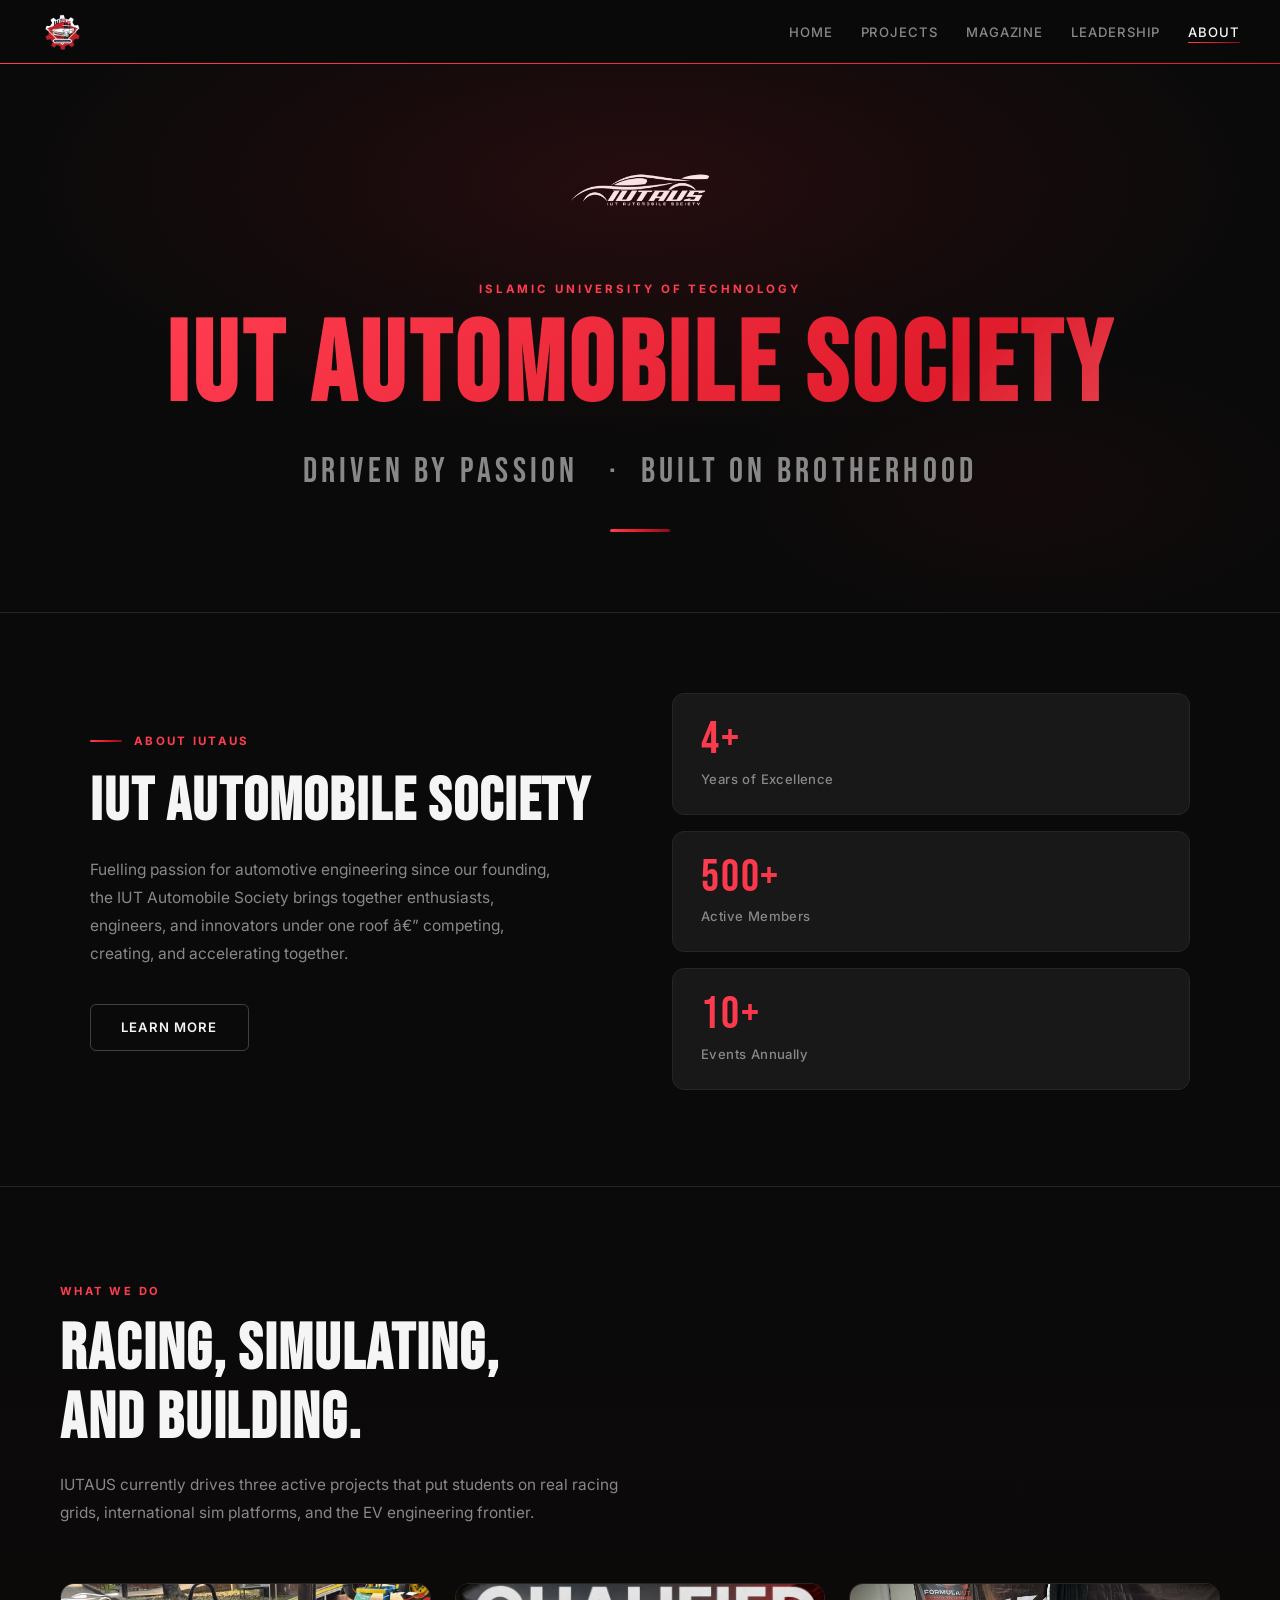
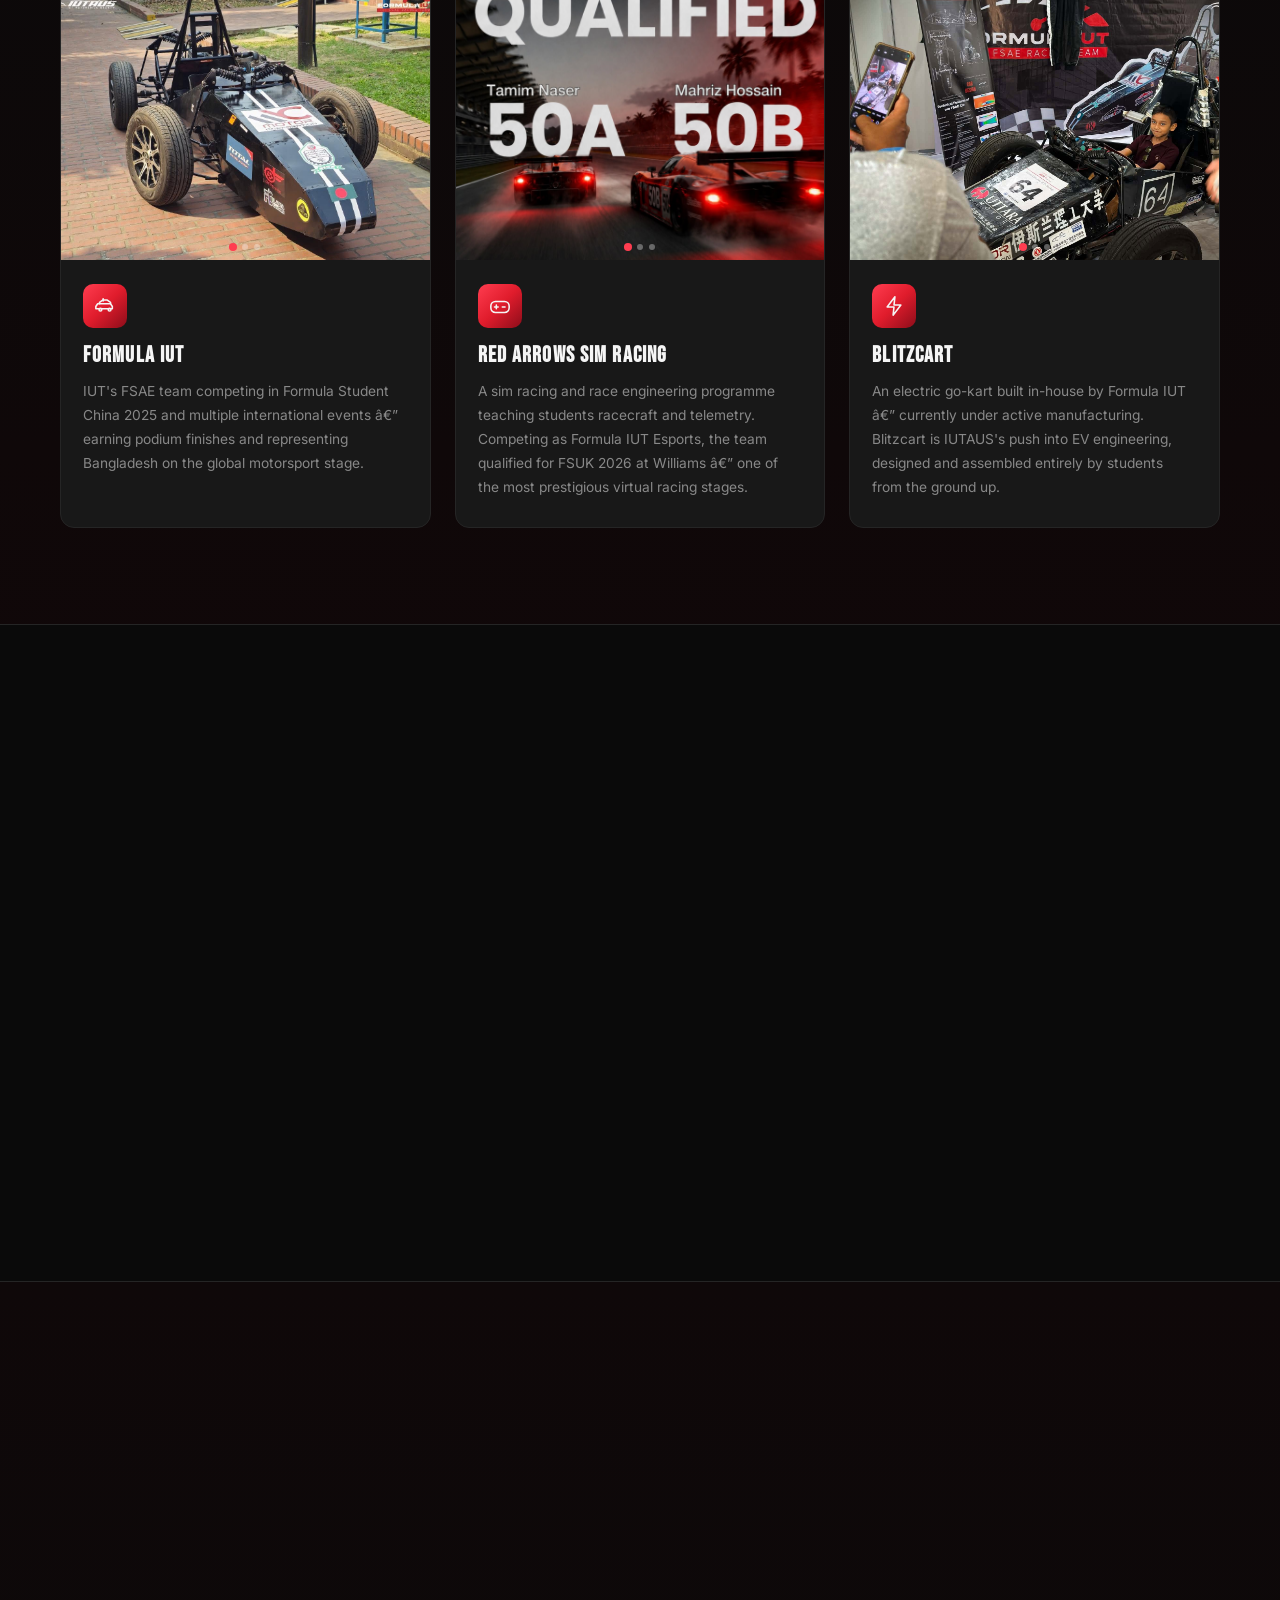
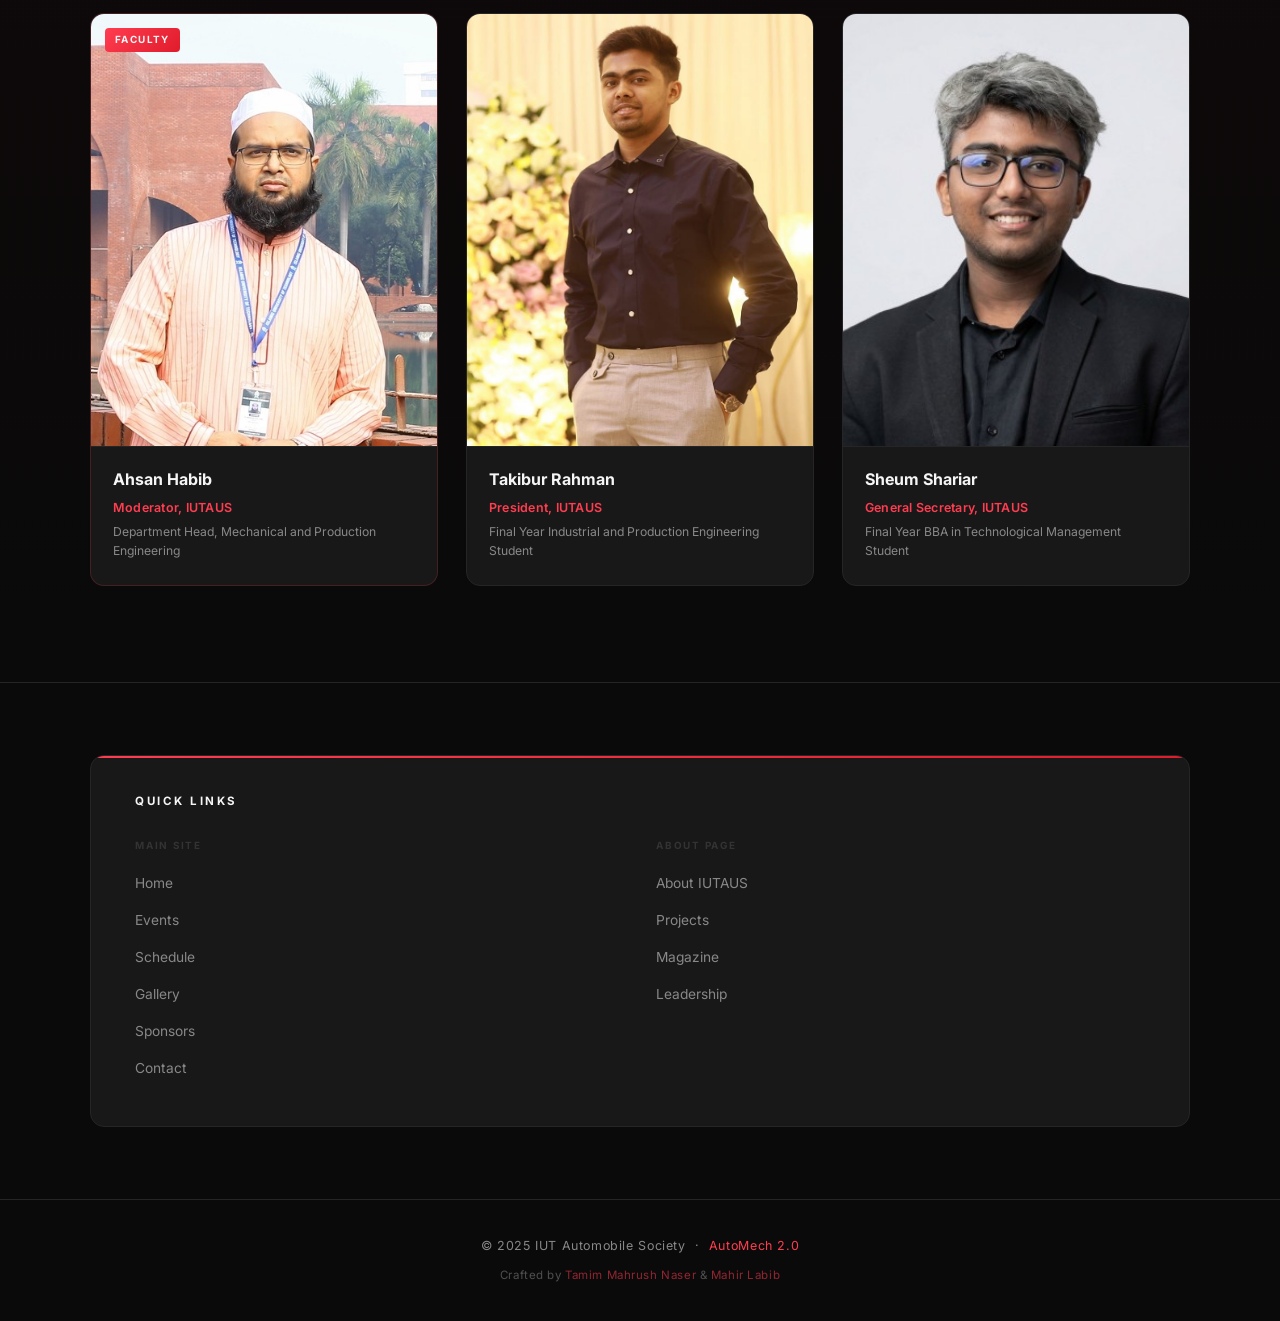
<file: about/index.html>
﻿<!DOCTYPE html>
<html lang="en">
<head>
  <meta charset="UTF-8" />
  <meta name="viewport" content="width=device-width, initial-scale=1.0" />
  <title>About IUT Automobile Society</title>
  <link rel="preconnect" href="https://fonts.googleapis.com" />
  <link rel="preconnect" href="https://fonts.gstatic.com" crossorigin />
  <link href="https://fonts.googleapis.com/css2?family=Bebas+Neue&family=Inter:wght@400;500;600;700&display=swap" rel="stylesheet" />
  <link rel="stylesheet" href="/about/about.css" />
  <link rel="icon" type="image/png" href="/resources/AutoMechLogo.png" />
</head>
<body>

<!-- Scroll progress bar -->
<div class="scroll-progress" id="scrollProgress"></div>

<!-- â”€â”€ NAVBAR â”€â”€â”€â”€â”€â”€â”€â”€â”€â”€â”€â”€â”€â”€â”€â”€â”€â”€â”€â”€â”€â”€â”€â”€â”€â”€â”€â”€â”€â”€â”€â”€â”€â”€â”€â”€â”€â”€â”€â”€â”€â”€â”€â”€ -->
<nav>
  <a href="/" class="nav-logo-link">
    <img src="/resources/AutoMechLogo.png" alt="AutoMech 2.0" class="nav-logo-img" />
  </a>

  <ul class="nav-links">
    <li><a href="/">Home</a></li>
    <li><a href="#projects">Projects</a></li>
    <li><a href="#magazine">Magazine</a></li>
    <li><a href="#leadership">Leadership</a></li>
    <li><a href="#about" class="active">About</a></li>
  </ul>

  <button class="nav-burger" id="navBurger" aria-label="Toggle menu">
    <span></span><span></span><span></span>
  </button>
</nav>

<div class="mobile-nav" id="mobileNav">
  <a href="/" onclick="closeMobileNav()">Home</a>
  <a href="#about" onclick="closeMobileNav()">About</a>
  <a href="#projects" onclick="closeMobileNav()">Projects</a>
  <a href="#magazine" onclick="closeMobileNav()">Magazine</a>
  <a href="#leadership" onclick="closeMobileNav()">Leadership</a>
</div>
<!-- â”€â”€ HERO â”€â”€â”€â”€â”€â”€â”€â”€â”€â”€â”€â”€â”€â”€â”€â”€â”€â”€â”€â”€â”€â”€â”€â”€â”€â”€â”€â”€â”€â”€â”€â”€â”€â”€â”€â”€â”€â”€â”€â”€â”€â”€â”€â”€â”€ -->
<section class="about-hero" id="about">
   <img src="/about/AusLogo.png" alt="AUS Logo" class="about-hero-logo">
  <p class="about-hero-label">Islamic University of Technology</p>
  <h1 class="about-hero-title">IUT Automobile Society</h1>
  <p class="about-hero-sub">Driven by Passion &nbsp; ·&nbsp; Built on Brotherhood</p>
  <div class="about-hero-divider"></div>
</section>

<!-- â•â• SECTION 1 Â· INTRO + STATS â•â•â•â•â•â•â•â•â•â•â•â•â•â•â•â•â•â•â•â•â•â•â•â•â•â• -->
<section class="intro-section" id="intro">
  <div class="intro-inner">

    <!-- Left Â· Text -->
    <div class="intro-text">
      <div class="intro-label reveal-left">
        <span class="intro-label-line"></span>
        <span>About IUTAUS</span>
      </div>
      <h2 class="intro-title reveal" data-delay=".08s">IUT Automobile Society</h2>
      <p class="intro-desc reveal" data-delay=".16s">
        Fuelling passion for automotive engineering since our founding, the IUT Automobile
        Society brings together enthusiasts, engineers, and innovators under one roof â€”
        competing, creating, and accelerating together.
      </p>
      <a href="#" class="intro-btn reveal" data-delay=".24s">Learn More</a>
    </div>

    <!-- Right Â· Stat cards -->
    <div class="intro-stats">
      <div class="stat-card reveal-scale" data-delay=".1s">
        <span class="stat-number grad-text-anim">4+</span>
        <span class="stat-label">Years of Excellence</span>
      </div>
      <div class="stat-card reveal-scale" data-delay=".2s">
        <span class="stat-number grad-text-anim">500+</span>
        <span class="stat-label">Active Members</span>
      </div>
      <div class="stat-card reveal-scale" data-delay=".3s">
        <span class="stat-number grad-text-anim">10+</span>
        <span class="stat-label">Events Annually</span>
      </div>
    </div>

  </div>
</section>
<!-- â•â•â•â•â•â•â•â•â•â•â•â•â•â•â•â•â•â•â•â•â•â•â•â•â•â•â•â•â•â•â•â•â•â•â•â•â•â•â•â•â•â•â•â•â•â•â•â•â•â•â•â•â•â• -->


<!-- â•â• SECTION 2 Â· PROJECTS â•â•â•â•â•â•â•â•â•â•â•â•â•â•â•â•â•â•â•â•â•â•â•â•â•â•â•â• -->
<section class="projects-section" id="projects">
  <div class="projects-inner">

    <!-- Header -->
    <div class="projects-header">
      <p class="projects-suplabel reveal-left">What We Do</p>
      <h2 class="projects-big-title reveal" data-delay=".08s">Racing, Simulating,<br>and Building.</h2>
      <p class="projects-big-desc reveal" data-delay=".16s">
        IUTAUS currently drives three active projects that put students on real racing grids,
        international sim platforms, and the EV engineering frontier.
      </p>
    </div>

    <!-- Cards -->
    <div class="projects-grid">

      <!-- â”€â”€ Project 1: Formula IUT â”€â”€ -->
      <div class="project-card reveal-scale" data-delay=".08s">
        <div class="project-slideshow" data-ss="1">
          <div class="ss-track">
            <div class="ss-slide">
              <img src="/about/images/1.jpg" alt="Formula IUT Image 1" class="ss-slide-img">
            </div>

            <div class="ss-slide">
              <img src="/about/images/2.jpg" alt="Formula IUT Image 2" class="ss-slide-img">
            </div>

            <div class="ss-slide">
              <img src="/about/images/3.jpg" alt="Formula IUT Image 3" class="ss-slide-img">
            </div>
          </div>
          <button class="ss-btn ss-prev" aria-label="Previous">&#8249;</button>
          <button class="ss-btn ss-next" aria-label="Next">&#8250;</button>
          <div class="ss-dots"></div>
        </div>
        <div class="project-body">
          <div class="project-icon">
            <!-- Racing car -->
            <svg viewBox="0 0 24 24" fill="none" stroke="currentColor" stroke-width="1.7" stroke-linecap="round" stroke-linejoin="round" width="22" height="22">
              <path d="M2 12.5l2-3h14l2 3v2.5H2v-2.5z"/>
              <circle cx="7" cy="16" r="1.5"/>
              <circle cx="17" cy="16" r="1.5"/>
              <path d="M6 9.5V8l3.5-2.5h5L18 8v1.5"/>
              <path d="M10 6.5V4"/>
            </svg>
          </div>
          <h3 class="project-name">Formula IUT</h3>
          <p class="project-desc">IUT's FSAE team competing in Formula Student China 2025 and multiple international events â€” earning podium finishes and representing Bangladesh on the global motorsport stage.</p>
        </div>
      </div>

      <!-- â”€â”€ Project 2: Red Arrows Sim Racing â”€â”€ -->
      <div class="project-card reveal-scale" data-delay=".18s">
        <div class="project-slideshow" data-ss="1">
          <div class="ss-track">
            <div class="ss-slide">
              <img src="/about/images/4.jpg" alt="Formula IUT Image 1" class="ss-slide-img">
            </div>

            <div class="ss-slide">
              <img src="/about/images/5.jpg" alt="Formula IUT Image 2" class="ss-slide-img">
            </div>

            <div class="ss-slide">
              <img src="/about/images/6.jpg" alt="Formula IUT Image 3" class="ss-slide-img">
            </div>
          </div>
          <button class="ss-btn ss-prev" aria-label="Previous">&#8249;</button>
          <button class="ss-btn ss-next" aria-label="Next">&#8250;</button>
          <div class="ss-dots"></div>
        </div>
        <div class="project-body">
          <div class="project-icon">
            <!-- Game controller -->
            <svg viewBox="0 0 24 24" fill="none" stroke="currentColor" stroke-width="1.7" stroke-linecap="round" stroke-linejoin="round" width="22" height="22">
              <rect x="2" y="7" width="20" height="12" rx="5"/>
              <path d="M8 11v4m-2-2h4M14.5 13h3"/>
            </svg>
          </div>
          <h3 class="project-name">Red Arrows Sim Racing</h3>
          <p class="project-desc">A sim racing and race engineering programme teaching students racecraft and telemetry. Competing as Formula IUT Esports, the team qualified for FSUK 2026 at Williams â€” one of the most prestigious virtual racing stages.</p>
        </div>
      </div>

      <!-- â”€â”€ Project 3: Blitzcart â”€â”€ -->
      <div class="project-card reveal-scale" data-delay=".28s">
        <div class="project-slideshow" data-ss="1">
          <div class="ss-track">
            <div class="ss-slide">
              <img src="/about/images/7.jpg" alt="Formula IUT Image 1" class="ss-slide-img">
            </div>

            <div class="ss-slide">
              <img src="/about/images/8.jpg" alt="Formula IUT Image 2" class="ss-slide-img">
            </div>

            <div class="ss-slide">
              <img src="/about/images/9.jpg" alt="Formula IUT Image 3" class="ss-slide-img">
            </div>
          </div>
          <button class="ss-btn ss-prev" aria-label="Previous">&#8249;</button>
          <button class="ss-btn ss-next" aria-label="Next">&#8250;</button>
          <div class="ss-dots"></div>
        </div>
        <div class="project-body">
          <div class="project-icon">
            <!-- Lightning bolt -->
            <svg viewBox="0 0 24 24" fill="none" stroke="currentColor" stroke-width="1.7" stroke-linecap="round" stroke-linejoin="round" width="22" height="22">
              <path d="M13 2L4.5 13H12l-1 9 8.5-11H12L13 2z"/>
            </svg>
          </div>
          <h3 class="project-name">Blitzcart</h3>
          <p class="project-desc">An electric go-kart built in-house by Formula IUT â€” currently under active manufacturing. Blitzcart is IUTAUS's push into EV engineering, designed and assembled entirely by students from the ground up.</p>
        </div>
      </div>

    </div>
  </div>
</section>
<!-- â•â•â•â•â•â•â•â•â•â•â•â•â•â•â•â•â•â•â•â•â•â•â•â•â•â•â•â•â•â•â•â•â•â•â•â•â•â•â•â•â•â•â•â•â•â•â•â•â•â•â•â•â•â• -->


<!-- â•â• SECTION 3 Â· ENGINE INSIDER â•â•â•â•â•â•â•â•â•â•â•â•â•â•â•â•â•â•â•â•â•â• -->
<section class="magazine-section" id="magazine">
  <div class="magazine-inner">

    <!-- Left Â· Text -->
    <div class="magazine-text">
      <p class="section-label reveal-left">Annual Publication</p>
      <h2 class="magazine-title reveal" data-delay=".08s">Engine Insider</h2>
      <div class="magazine-title-rule reveal" data-delay=".12s"></div>
      <p class="magazine-desc reveal" data-delay=".16s">
        <em>Engine Insider</em> is the official annual magazine of the IUT Automobile Society â€”
        a curated collection of student articles, technical writeups, project retrospectives,
        and automotive perspectives from the minds at IUTAUS. Each edition captures the
        year's milestones, the lessons learned on and off the track, and the stories that
        drive us forward.
      </p>
      <ul class="magazine-meta reveal" data-delay=".22s">
        <li>
          <span class="meta-icon">
            <svg viewBox="0 0 24 24" fill="none" stroke="currentColor" stroke-width="1.7" stroke-linecap="round" stroke-linejoin="round" width="16" height="16"><rect x="3" y="4" width="18" height="18" rx="2"/><path d="M16 2v4M8 2v4M3 10h18"/></svg>
          </span>
          Yearly Edition
        </li>
        <li>
          <span class="meta-icon">
            <svg viewBox="0 0 24 24" fill="none" stroke="currentColor" stroke-width="1.7" stroke-linecap="round" stroke-linejoin="round" width="16" height="16"><path d="M4 19.5A2.5 2.5 0 0 1 6.5 17H20"/><path d="M6.5 2H20v20H6.5A2.5 2.5 0 0 1 4 19.5v-15A2.5 2.5 0 0 1 6.5 2z"/></svg>
          </span>
          Student-written &amp; Designed
        </li>
        <li>
          <span class="meta-icon">
            <svg viewBox="0 0 24 24" fill="none" stroke="currentColor" stroke-width="1.7" stroke-linecap="round" stroke-linejoin="round" width="16" height="16"><circle cx="12" cy="12" r="10"/><path d="M12 8v4l3 3"/></svg>
          </span>
          Technical &amp; Cultural Coverage
        </li>
      </ul>
    </div>

    <!-- Right Â· Cover placeholder -->
    <div class="magazine-cover-wrap reveal-scale" data-delay=".14s">
      <div class="magazine-cover-glow"></div>
      <div class="magazine-cover" id="magazineCover">
        <img src="/about/images/10.jpg" alt="Cover Image">
        <div class="cover-placeholder">
          <svg viewBox="0 0 24 24" fill="none" stroke="currentColor" stroke-width="1.3" stroke-linecap="round" stroke-linejoin="round" width="48" height="48">
            <path d="M4 19.5A2.5 2.5 0 0 1 6.5 17H20"/><path d="M6.5 2H20v20H6.5A2.5 2.5 0 0 1 4 19.5v-15A2.5 2.5 0 0 1 6.5 2z"/>
          </svg>
          <p class="cover-ph-title">Engine Insider</p>
          <p class="cover-ph-sub">Add Cover Image</p>
        </div>
      </div>
      <div class="magazine-cover-label">
        <span class="grad-text-anim">Engine Insider</span>
        <span class="cover-edition">Annual Edition</span>
      </div>
    </div>

  </div>
</section>
<!-- â•â•â•â•â•â•â•â•â•â•â•â•â•â•â•â•â•â•â•â•â•â•â•â•â•â•â•â•â•â•â•â•â•â•â•â•â•â•â•â•â•â•â•â•â•â•â•â•â•â•â•â•â•â• -->


<!-- â•â• SECTION 4 Â· LEADERSHIP â•â•â•â•â•â•â•â•â•â•â•â•â•â•â•â•â•â•â•â•â•â•â•â•â•â• -->
<section class="leadership-section" id="leadership">
  <div class="leadership-inner">

    <!-- Header -->
    <div class="leadership-header">
      <p class="section-label reveal-left">Our Leadership</p>
      <h2 class="leadership-title reveal" data-delay=".08s">Guided by Faculty<br>and Student Leadership.</h2>
    </div>

    <!-- Cards -->
    <div class="leadership-grid">

      <!-- Moderator (faculty) -->
      <div class="leader-card leader-card--faculty reveal-scale" data-delay=".08s">
        <div class="leader-photo-wrap">
          <div class="leader-photo" id="photo-moderator">
            <img src="/about/images/11.png" alt="Ahsan Habib">
            <div class="leader-photo-ph">
              <svg viewBox="0 0 24 24" fill="none" stroke="currentColor" stroke-width="1.3" stroke-linecap="round" stroke-linejoin="round" width="40" height="40">
                <circle cx="12" cy="8" r="4"/><path d="M4 20c0-4 3.6-7 8-7s8 3 8 7"/>
              </svg>
            </div>
          </div>
          <span class="leader-faculty-badge">Faculty</span>
        </div>
        <div class="leader-info">
          <h3 class="leader-name">Ahsan Habib</h3>
          <p class="leader-role">Moderator, IUTAUS</p>
          <p class="leader-dept">Department Head, Mechanical and Production Engineering</p>
        </div>
      </div>

      <!-- President -->
      <div class="leader-card reveal-scale" data-delay=".18s">
        <div class="leader-photo-wrap">
          <div class="leader-photo" id="photo-president">
            <img src="/about/images/12.png" alt="Presi">
            <div class="leader-photo-ph">
              <svg viewBox="0 0 24 24" fill="none" stroke="currentColor" stroke-width="1.3" stroke-linecap="round" stroke-linejoin="round" width="40" height="40">
                <circle cx="12" cy="8" r="4"/><path d="M4 20c0-4 3.6-7 8-7s8 3 8 7"/>
              </svg>
            </div>
          </div>
        </div>
        <div class="leader-info">
          <h3 class="leader-name">Takibur Rahman</h3>
          <p class="leader-role">President, IUTAUS</p>
          <p class="leader-dept">Final Year Industrial and Production Engineering Student</p>
        </div>
      </div>

      <!-- General Secretary -->
      <div class="leader-card reveal-scale" data-delay=".28s">
        <div class="leader-photo-wrap">
          <div class="leader-photo" id="photo-gs">
            <img src="/about/images/13.png" alt="VP">
            <div class="leader-photo-ph">
              <svg viewBox="0 0 24 24" fill="none" stroke="currentColor" stroke-width="1.3" stroke-linecap="round" stroke-linejoin="round" width="40" height="40">
                <circle cx="12" cy="8" r="4"/><path d="M4 20c0-4 3.6-7 8-7s8 3 8 7"/>
              </svg>
            </div>
          </div>
        </div>
        <div class="leader-info">
          <h3 class="leader-name">Sheum Shariar</h3>
          <p class="leader-role">General Secretary, IUTAUS</p>
          <p class="leader-dept">Final Year BBA in Technological Management Student</p>
        </div>
      </div>

    </div>
  </div>
</section>
<!-- â•â•â•â•â•â•â•â•â•â•â•â•â•â•â•â•â•â•â•â•â•â•â•â•â•â•â•â•â•â•â•â•â•â•â•â•â•â•â•â•â•â•â•â•â•â•â•â•â•â•â•â•â•â• -->


<!-- â•â• QUICK LINKS â•â•â•â•â•â•â•â•â•â•â•â•â•â•â•â•â•â•â•â•â•â•â•â•â•â•â•â•â•â•â•â•â•â•â•â•â•â• -->
<div class="quicklinks-wrap">
  <div class="quicklinks-card reveal-scale">

    <p class="quicklinks-heading">Quick Links</p>

    <div class="quicklinks-cols">

      <!-- Col 1: Main site -->
      <div class="quicklinks-col">
        <p class="quicklinks-col-label">Main Site</p>
        <a href="/">Home</a>
        <a href="/#events">Events</a>
        <a href="/#schedule">Schedule</a>
        <a href="/#gallery">Gallery</a>
        <a href="/#sponsors">Sponsors</a>
        <a href="/#connect">Contact</a>
      </div>

      <!-- Col 2: This page -->
      <div class="quicklinks-col">
        <p class="quicklinks-col-label">About Page</p>
        <a href="#about">About IUTAUS</a>
        <a href="#projects">Projects</a>
        <a href="#magazine">Magazine</a>
        <a href="#leadership">Leadership</a>
      </div>

    </div>
  </div>
</div>
<!-- â•â•â•â•â•â•â•â•â•â•â•â•â•â•â•â•â•â•â•â•â•â•â•â•â•â•â•â•â•â•â•â•â•â•â•â•â•â•â•â•â•â•â•â•â•â•â•â•â•â•â•â•â•â• -->


<!-- â”€â”€ FOOTER â”€â”€â”€â”€â”€â”€â”€â”€â”€â”€â”€â”€â”€â”€â”€â”€â”€â”€â”€â”€â”€â”€â”€â”€â”€â”€â”€â”€â”€â”€â”€â”€â”€â”€â”€â”€â”€â”€â”€â”€â”€â”€â”€ -->
<footer class="about-footer">
  <p>&copy; 2025 IUT Automobile Society &nbsp;&middot;&nbsp; <a href="/">AutoMech 2.0</a></p>
  <p style="margin-top:10px;font-size:.72rem;opacity:.55;">Crafted by <a href="https://github.com/istamimnaser" target="_blank" rel="noopener">Tamim Mahrush Naser</a> &amp; <a href="https://github.com/ZIZITSU" target="_blank" rel="noopener">Mahir Labib</a></p>
</footer>

<!-- â”€â”€ SCRIPTS â”€â”€â”€â”€â”€â”€â”€â”€â”€â”€â”€â”€â”€â”€â”€â”€â”€â”€â”€â”€â”€â”€â”€â”€â”€â”€â”€â”€â”€â”€â”€â”€â”€â”€â”€â”€â”€â”€â”€â”€â”€â”€ -->
<script>
  /* â”€â”€ Mobile nav toggle â”€â”€ */
  const burger   = document.getElementById('navBurger');
  const mobileNav = document.getElementById('mobileNav');

  function closeMobileNav() {
    mobileNav.classList.remove('open');
    burger.classList.remove('open');
  }

  burger.addEventListener('click', () => {
    const isOpen = mobileNav.classList.toggle('open');
    burger.classList.toggle('open', isOpen);

    const spans = burger.querySelectorAll('span');
    if (isOpen) {
      spans[0].style.transform = 'translateY(7px) rotate(45deg)';
      spans[1].style.opacity   = '0';
      spans[2].style.transform = 'translateY(-7px) rotate(-45deg)';
    } else {
      spans.forEach(s => { s.style.transform = ''; s.style.opacity = ''; });
    }
  });

  /* â”€â”€ Scroll progress bar â”€â”€ */
  const progressBar = document.getElementById('scrollProgress');
  window.addEventListener('scroll', () => {
    const scrolled = window.scrollY;
    const total    = document.documentElement.scrollHeight - window.innerHeight;
    progressBar.style.width = (total > 0 ? (scrolled / total) * 100 : 0) + '%';
  });

  /* â”€â”€ Scroll reveal â”€â”€ */
  const revealEls = document.querySelectorAll('.reveal, .reveal-left, .reveal-scale');

  const observer = new IntersectionObserver((entries) => {
    entries.forEach(entry => {
      if (entry.isIntersecting) {
        const delay = entry.target.dataset.delay || '0s';
        entry.target.style.transitionDelay = delay;
        entry.target.classList.add('visible');
        observer.unobserve(entry.target);
      }
    });
  }, { threshold: 0.05 });

  revealEls.forEach(el => observer.observe(el));

  /* â”€â”€ Slideshows â”€â”€ */
  document.querySelectorAll('.project-slideshow').forEach(ss => {
    const slides = ss.querySelectorAll('.ss-slide');
    const dotsEl = ss.querySelector('.ss-dots');
    let current  = 0;
    let timer;

    /* Activate first slide */
    slides[0].classList.add('active');

    /* Build dots */
    slides.forEach((_, i) => {
      const d = document.createElement('button');
      d.className = 'ss-dot' + (i === 0 ? ' active' : '');
      d.setAttribute('aria-label', 'Slide ' + (i + 1));
      d.addEventListener('click', () => goTo(i));
      dotsEl.appendChild(d);
    });

    function goTo(n) {
      slides[current].classList.remove('active');
      current = (n + slides.length) % slides.length;
      slides[current].classList.add('active');
      dotsEl.querySelectorAll('.ss-dot').forEach((d, i) =>
        d.classList.toggle('active', i === current));
    }

    function startTimer() {
      clearInterval(timer);
      timer = setInterval(() => goTo(current + 1), 4000);
    }

    ss.querySelector('.ss-prev').addEventListener('click', () => { goTo(current - 1); startTimer(); });
    ss.querySelector('.ss-next').addEventListener('click', () => { goTo(current + 1); startTimer(); });
    ss.addEventListener('mouseenter', () => clearInterval(timer));
    ss.addEventListener('mouseleave', startTimer);

    startTimer();
  });
</script>

</body>
</html>
</file>
<file: about/about.css>
*, *::before, *::after { box-sizing: border-box; margin: 0; padding: 0; }

:root {
  --red-lt:  #ff3d50;
  --red:     #e01c2c;
  --red-dk:  #8c0d1a;
  --grad:    linear-gradient(135deg, #ff3d50 0%, #e01c2c 50%, #8c0d1a 100%);
  --grad-h:  linear-gradient(135deg, #e83040 0%, #c0101e 50%, #6e0814 100%);
  --grad-90: linear-gradient(90deg,  #ff3d50 0%, #e01c2c 50%, #8c0d1a 100%);
  --white:   #f5f5f5;
  --black:   #0a0a0a;
  --grey:    #181818;
  --grey2:   #252525;
  --grey3:   #333;
  --muted:   #888;
}

html { scroll-behavior: smooth; }

body {
  background: var(--black);
  color: var(--white);
  font-family: 'Inter', sans-serif;
  line-height: 1.6;
  overflow-x: hidden;
}

/* ══════════════════════════════════════════
    KEYFRAMES
══════════════════════════════════════════ */

@keyframes slideDown {
  from { transform: translateY(-100%); opacity: 0; }
  to   { transform: translateY(0);     opacity: 1; }
}

@keyframes fadeUp {
  from { opacity: 0; transform: translateY(28px); }
  to   { opacity: 1; transform: translateY(0);    }
}

@keyframes fadeIn {
  from { opacity: 0; }
  to   { opacity: 1; }
}

@keyframes float {
  0%, 100% { transform: translateY(0px);   }
  50%       { transform: translateY(-10px); }
}

@keyframes pulse-ring {
  0%   { box-shadow: 0 0 0 0    rgba(255,61,80,.55); }
  70%  { box-shadow: 0 0 0 14px rgba(255,61,80,0);   }
  100% { box-shadow: 0 0 0 0    rgba(255,61,80,0);   }
}

@keyframes grad-flow {
  0%   { background-position: 0%   50%; }
  50%  { background-position: 100% 50%; }
  100% { background-position: 0%   50%; }
}

@keyframes border-sweep {
  0%   { background-position: 0%   50%; }
  50%  { background-position: 100% 50%; }
  100% { background-position: 0%   50%; }
}

@keyframes reveal-up {
  from { opacity: 0; transform: translateY(32px); }
  to   { opacity: 1; transform: translateY(0);    }
}

@keyframes reveal-left {
  from { opacity: 0; transform: translateX(-24px); }
  to   { opacity: 1; transform: translateX(0);     }
}

@keyframes reveal-scale {
  from { opacity: 0; transform: scale(.9); }
  to   { opacity: 1; transform: scale(1);  }
}

@keyframes divider-grow {
  from { transform: scaleX(0); opacity: 0; }
  to   { transform: scaleX(1); opacity: 1; }
}

/* ══════════════════════════════════════════
    SCROLL PROGRESS
══════════════════════════════════════════ */

.scroll-progress {
  position: fixed;
  top: 64px;
  left: 0;
  height: 2px;
  width: 0%;
  background: var(--grad-90);
  box-shadow: 0 0 8px rgba(255,61,80,.6);
  z-index: 300;
  transition: width .1s linear;
}

/* ══════════════════════════════════════════
    NAVBAR
══════════════════════════════════════════ */

nav {
  position: fixed;
  top: 0; left: 0; right: 0;
  height: 64px;
  display: flex;
  align-items: center;
  justify-content: space-between;
  padding: 0 40px;
  background: rgba(10,10,10,.94);
  backdrop-filter: blur(12px);
  -webkit-backdrop-filter: blur(12px);
  z-index: 200;
  animation: slideDown .5s ease both;
}

nav::after {
  content: '';
  position: absolute;
  bottom: 0; left: 0; right: 0;
  height: 1.5px;
  background: var(--grad-90);
  background-size: 200% 200%;
  animation: grad-flow 4s linear infinite;
}

.nav-logo-link { display: flex; align-items: center; text-decoration: none; }

.nav-logo-img {
  height: 44px;
  width: auto;
  display: block;
}

.nav-links {
  display: flex;
  align-items: center;
  gap: 28px;
  list-style: none;
}

.nav-links a {
  color: var(--muted);
  text-decoration: none;
  font-size: .82rem;
  font-weight: 500;
  letter-spacing: .07em;
  text-transform: uppercase;
  position: relative;
  transition: color .2s;
}

.nav-links a::after {
  content: '';
  position: absolute;
  bottom: -3px; left: 0;
  width: 0; height: 1.5px;
  background: var(--grad-90);
  transition: width .25s ease;
}

.nav-links a:hover,
.nav-links a.active { color: var(--white); }

.nav-links a:hover::after,
.nav-links a.active::after { width: 100%; }

.nav-cta {
  background: var(--grad);
  background-size: 200% 200%;
  animation: grad-flow 4s linear infinite;
  color: var(--white) !important;
  padding: 9px 22px;
  border-radius: 5px;
  font-weight: 700 !important;
  transition: opacity .2s, transform .2s !important;
}

.nav-cta:hover { opacity: .85; transform: translateY(-2px); }
.nav-cta::after { display: none !important; }

.nav-burger {
  display: none;
  flex-direction: column;
  gap: 5px;
  background: none;
  border: none;
  cursor: pointer;
  padding: 4px;
}

.nav-burger span {
  display: block;
  width: 24px;
  height: 2px;
  background: var(--white);
  border-radius: 2px;
  transition: transform .3s, opacity .3s;
}

/* ══════════════════════════════════════════
    MOBILE NAV
══════════════════════════════════════════ */

.mobile-nav {
  display: none;
  flex-direction: column;
  position: fixed;
  top: 64px; left: 0; right: 0;
  background: rgba(10,10,10,.97);
  backdrop-filter: blur(14px);
  padding: 24px 32px 32px;
  gap: 6px;
  z-index: 199;
  border-bottom: 1px solid var(--grey2);
  transform: translateY(-20px);
  opacity: 0;
  transition: transform .3s ease, opacity .3s ease;
  pointer-events: none;
}

.mobile-nav.open {
  display: flex;
  transform: translateY(0);
  opacity: 1;
  pointer-events: all;
}

.mobile-nav a {
  color: var(--muted);
  text-decoration: none;
  font-size: .9rem;
  font-weight: 500;
  letter-spacing: .07em;
  text-transform: uppercase;
  padding: 11px 0;
  border-bottom: 1px solid var(--grey2);
  transition: color .2s;
}

.mobile-nav a:last-child { border-bottom: none; }
.mobile-nav a:hover { color: var(--white); }

.mob-cta {
  margin-top: 10px;
  background: var(--grad);
  background-size: 200% 200%;
  animation: grad-flow 4s linear infinite;
  color: var(--white) !important;
  padding: 13px 0 !important;
  border-radius: 6px;
  text-align: center;
  font-weight: 700 !important;
  border-bottom: none !important;
}

/* ══════════════════════════════════════════
    SCROLL REVEAL
══════════════════════════════════════════ */

.reveal {
  opacity: 0;
  transform: translateY(32px);
  transition: opacity .65s cubic-bezier(.22,1,.36,1), transform .65s cubic-bezier(.22,1,.36,1);
}

.reveal-left {
  opacity: 0;
  transform: translateX(-24px);
  transition: opacity .65s cubic-bezier(.22,1,.36,1), transform .65s cubic-bezier(.22,1,.36,1);
}

.reveal-scale {
  opacity: 0;
  transform: scale(.9);
  transition: opacity .65s cubic-bezier(.22,1,.36,1), transform .65s cubic-bezier(.22,1,.36,1);
}

.reveal.visible,
.reveal-left.visible,
.reveal-scale.visible {
  opacity: 1;
  transform: none;
}

/* ══════════════════════════════════════════
    ABOUT HERO
══════════════════════════════════════════ */

.about-hero-logo {
  display: block;
  margin: 0 auto 20px auto;
  max-width: 140px;
  height: auto;
}

.about-hero {
  position: relative;
  min-height: 52vh;
  display: flex;
  flex-direction: column;
  align-items: center;
  justify-content: center;
  text-align: center;
  padding: 120px 40px 80px;
  overflow: hidden;
}

.about-hero::before {
  content: '';
  position: absolute;
  inset: 0;
  background:
    radial-gradient(ellipse 70% 60% at 50% 30%, rgba(224,28,44,.13) 0%, transparent 70%),
    radial-gradient(ellipse 40% 40% at 80% 80%, rgba(140,13,26,.08) 0%, transparent 60%);
  pointer-events: none;
}

.about-hero-label {
  font-size: .72rem;
  font-weight: 700;
  letter-spacing: .25em;
  text-transform: uppercase;
  color: var(--red-lt);
  margin-bottom: 14px;
  animation: fadeUp .6s .1s both;
}

.about-hero-title {
  font-family: 'Bebas Neue', sans-serif;
  font-size: clamp(3rem, 9vw, 7rem);
  line-height: 1;
  letter-spacing: .04em;
  text-transform: uppercase;
  background: linear-gradient(135deg, #ff3d50 0%, #e01c2c 40%, #f5f5f5 100%);
  background-size: 200% 200%;
  -webkit-background-clip: text;
  -webkit-text-fill-color: transparent;
  background-clip: text;
  animation: fadeUp .65s .2s both, grad-flow 6s ease infinite;
  margin-bottom: 20px;
}

.about-hero-sub {
  font-family: 'Bebas Neue', sans-serif;
  font-size: clamp(1.4rem, 3.5vw, 2.2rem);
  letter-spacing: .12em;
  color: var(--muted);
  text-transform: uppercase;
  animation: fadeUp .65s .3s both;
  margin-bottom: 28px;
}

.about-hero-divider {
  width: 60px;
  height: 3px;
  background: var(--grad-90);
  border-radius: 2px;
  margin: 0 auto;
  animation: fadeUp .65s .4s both;
}

/* ══════════════════════════════════════════
    SECTION COMMONS
══════════════════════════════════════════ */

.about-section {
  padding: 96px 40px;
  max-width: 1160px;
  margin: 0 auto;
}

.about-section-full {
  padding: 96px 40px;
  width: 100%;
}

.section-header {
  text-align: center;
  margin-bottom: 60px;
}

.section-label {
  font-size: .68rem;
  font-weight: 700;
  letter-spacing: .2em;
  text-transform: uppercase;
  background: var(--grad);
  background-size: 200% 200%;
  -webkit-background-clip: text;
  -webkit-text-fill-color: transparent;
  background-clip: text;
  animation: grad-flow 4s linear infinite;
  display: inline-block;
  margin-bottom: 10px;
}

.section-title {
  font-family: 'Bebas Neue', sans-serif;
  font-size: clamp(2rem, 5vw, 3.4rem);
  letter-spacing: .04em;
  color: var(--white);
  line-height: 1.05;
  margin-bottom: 18px;
}

.divider {
  width: 52px;
  height: 3px;
  background: var(--grad-90);
  border-radius: 2px;
  margin: 0 auto 20px;
  transform-origin: left;
}

.section-desc {
  font-size: .96rem;
  color: var(--muted);
  max-width: 600px;
  margin: 0 auto;
  line-height: 1.75;
}

/* ══════════════════════════════════════════
    GRAD TEXT UTILITY
══════════════════════════════════════════ */

.grad-text {
  background: var(--grad);
  -webkit-background-clip: text;
  -webkit-text-fill-color: transparent;
  background-clip: text;
}

.grad-text-anim {
  background: var(--grad);
  background-size: 200% 200%;
  -webkit-background-clip: text;
  -webkit-text-fill-color: transparent;
  background-clip: text;
  animation: grad-flow 4s linear infinite;
}

/* ══════════════════════════════════════════
    INTRO + STATS SECTION
══════════════════════════════════════════ */

.intro-section {
  padding: 80px 40px 96px;
  border-top: 1px solid var(--grey2);
}

.intro-inner {
  max-width: 1100px;
  margin: 0 auto;
  display: grid;
  grid-template-columns: 1fr 1fr;
  gap: 64px;
  align-items: center;
}

/* ── Left: text ── */

.intro-label {
  display: flex;
  align-items: center;
  gap: 12px;
  font-size: .72rem;
  font-weight: 700;
  letter-spacing: .2em;
  text-transform: uppercase;
  color: var(--red-lt);
  margin-bottom: 20px;
}

.intro-label-line {
  display: block;
  width: 32px;
  height: 2px;
  background: var(--grad-90);
  border-radius: 2px;
  flex-shrink: 0;
}

.intro-title {
  font-family: 'Bebas Neue', sans-serif;
  font-size: clamp(2.4rem, 5vw, 3.8rem);
  letter-spacing: .03em;
  color: var(--white);
  line-height: 1.05;
  margin-bottom: 22px;
}

.intro-desc {
  font-size: .97rem;
  color: var(--muted);
  line-height: 1.8;
  max-width: 480px;
  margin-bottom: 36px;
}

.intro-btn {
  display: inline-block;
  padding: 12px 30px;
  border: 1.5px solid rgba(255,255,255,.22);
  border-radius: 6px;
  color: var(--white);
  font-size: .82rem;
  font-weight: 600;
  letter-spacing: .08em;
  text-transform: uppercase;
  text-decoration: none;
  transition: border-color .25s, background .25s, color .25s, transform .2s;
}

.intro-btn:hover {
  background: var(--grad);
  border-color: transparent;
  color: var(--white);
  transform: translateY(-2px);
}

/* ── Right: stat cards ── */

.intro-stats {
  display: flex;
  flex-direction: column;
  gap: 16px;
}

.stat-card {
  background: var(--grey);
  border: 1px solid var(--grey2);
  border-radius: 12px;
  padding: 24px 28px;
  display: flex;
  flex-direction: column;
  gap: 6px;
  position: relative;
  overflow: hidden;
  transition: transform .25s, border-color .25s, box-shadow .25s;
}

.stat-card::before {
  content: '';
  position: absolute;
  inset: 0;
  background: var(--grad);
  opacity: 0;
  transition: opacity .3s;
  border-radius: inherit;
  z-index: 0;
}

.stat-card:hover {
  transform: translateY(-4px);
  border-color: var(--grey3);
  box-shadow: 0 8px 32px rgba(224,28,44,.12);
}

.stat-card:hover::before { opacity: .04; }

.stat-number {
  font-family: 'Bebas Neue', sans-serif;
  font-size: clamp(2rem, 4vw, 2.8rem);
  letter-spacing: .04em;
  line-height: 1;
  position: relative;
  z-index: 1;
}

.stat-label {
  font-size: .82rem;
  color: var(--muted);
  font-weight: 500;
  letter-spacing: .03em;
  position: relative;
  z-index: 1;
}

/* ── Responsive ── */

@media (max-width: 860px) {
  .intro-inner {
    grid-template-columns: 1fr;
    gap: 48px;
  }

  .intro-stats {
    flex-direction: row;
    flex-wrap: wrap;
  }

  .stat-card {
    flex: 1 1 140px;
  }
}

@media (max-width: 768px) {
  .intro-section { padding: 60px 20px 72px; }
}

@media (max-width: 480px) {
  .intro-stats { flex-direction: column; }
}

/* ══════════════════════════════════════════
    PROJECTS SECTION
══════════════════════════════════════════ */

.projects-section {
  padding: 96px 40px;
  border-top: 1px solid var(--grey2);
  background: linear-gradient(180deg, var(--black) 0%, rgba(20,6,8,.6) 100%);
}

.projects-inner {
  max-width: 1160px;
  margin: 0 auto;
}

/* ── Section header ── */

.projects-header {
  margin-bottom: 56px;
}

.projects-suplabel {
  font-size: .7rem;
  font-weight: 700;
  letter-spacing: .22em;
  text-transform: uppercase;
  color: var(--red-lt);
  margin-bottom: 14px;
}

.projects-big-title {
  font-family: 'Bebas Neue', sans-serif;
  font-size: clamp(2.4rem, 5.5vw, 4rem);
  letter-spacing: .03em;
  color: var(--white);
  line-height: 1.08;
  margin-bottom: 18px;
}

.projects-big-desc {
  font-size: .96rem;
  color: var(--muted);
  max-width: 580px;
  line-height: 1.8;
}

/* ── 3-col grid ── */

.projects-grid {
  display: grid;
  grid-template-columns: repeat(3, 1fr);
  gap: 24px;
}

/* ── Project card ── */

.project-card {
  background: var(--grey);
  border: 1px solid var(--grey2);
  border-radius: 14px;
  overflow: hidden;
  display: flex;
  flex-direction: column;
  transition: transform .28s, border-color .28s, box-shadow .28s;
  position: relative;
}

.project-card::before {
  content: '';
  position: absolute;
  inset: 0;
  border-radius: inherit;
  padding: 1px;
  background: var(--grad);
  -webkit-mask: linear-gradient(#fff 0 0) content-box, linear-gradient(#fff 0 0);
  mask: linear-gradient(#fff 0 0) content-box, linear-gradient(#fff 0 0);
  -webkit-mask-composite: xor;
  mask-composite: exclude;
  opacity: 0;
  transition: opacity .3s;
  pointer-events: none;
}

.project-card:hover {
  transform: translateY(-6px);
  border-color: var(--grey3);
  box-shadow: 0 16px 48px rgba(224,28,44,.1);
}

.project-card:hover::before { opacity: 1; }

/* ── Slideshow ── */

.project-slideshow {
  position: relative;
  aspect-ratio: 4 / 3;
  overflow: hidden;
  flex-shrink: 0;
  background: #111;
}

.ss-track {
  position: relative;
  height: 100%;
}

.ss-slide {
  position: absolute;
  inset: 0;
  opacity: 0;
  transition: opacity .5s ease;
  pointer-events: none;
}

.ss-slide.active {
  opacity: 1;
  pointer-events: auto;
}

.ss-slide img {
  width: 100%;
  height: 100%;
  object-fit: cover;
  object-position: center center;
  display: block;
  background: var(--grey2);
}

/* Placeholder slide */
.ss-placeholder {
  background:
    linear-gradient(135deg, rgba(255,61,80,.06) 0%, rgba(140,13,26,.12) 100%),
    repeating-linear-gradient(
      45deg,
      transparent,
      transparent 20px,
      rgba(255,255,255,.02) 20px,
      rgba(255,255,255,.02) 40px
    );
}

.ss-ph-inner {
  width: 100%;
  height: 100%;
  display: flex;
  flex-direction: column;
  align-items: center;
  justify-content: center;
  gap: 10px;
  color: var(--grey3);
}

.ss-ph-inner svg { opacity: .5; }

.ss-ph-inner span {
  font-size: .72rem;
  letter-spacing: .1em;
  text-transform: uppercase;
  font-weight: 500;
}

/* Prev / Next buttons */
.ss-btn {
  position: absolute;
  top: 50%;
  transform: translateY(-50%);
  background: rgba(10,10,10,.65);
  border: 1px solid var(--grey2);
  color: var(--white);
  width: 32px;
  height: 32px;
  border-radius: 50%;
  cursor: pointer;
  font-size: 1.3rem;
  line-height: 1;
  display: flex;
  align-items: center;
  justify-content: center;
  transition: background .2s, border-color .2s, opacity .2s;
  opacity: 0;
  z-index: 2;
}

.project-slideshow:hover .ss-btn { opacity: 1; }

.ss-prev { left: 10px; }
.ss-next { right: 10px; }

.ss-btn:hover {
  background: var(--red);
  border-color: var(--red);
}

/* Dots */
.ss-dots {
  position: absolute;
  bottom: 10px;
  left: 50%;
  transform: translateX(-50%);
  display: flex;
  gap: 6px;
  z-index: 2;
}

.ss-dot {
  width: 6px;
  height: 6px;
  border-radius: 50%;
  background: rgba(245,245,245,.35);
  border: none;
  cursor: pointer;
  padding: 0;
  transition: background .25s, transform .25s;
}

.ss-dot.active {
  background: var(--red-lt);
  transform: scale(1.35);
}

/* ── Card body ── */

.project-body {
  padding: 24px 22px 28px;
  display: flex;
  flex-direction: column;
  flex: 1;
}

.project-icon {
  width: 44px;
  height: 44px;
  background: var(--grad);
  border-radius: 10px;
  display: flex;
  align-items: center;
  justify-content: center;
  color: var(--white);
  margin-bottom: 16px;
  flex-shrink: 0;
}

.project-name {
  font-family: 'Bebas Neue', sans-serif;
  font-size: 1.4rem;
  letter-spacing: .05em;
  color: var(--white);
  margin-bottom: 10px;
  line-height: 1.1;
}

.project-desc {
  font-size: .86rem;
  color: var(--muted);
  line-height: 1.75;
}

/* ── Responsive ── */

@media (max-width: 960px) {
  .projects-grid {
    grid-template-columns: 1fr;
    max-width: 520px;
  }
}

@media (max-width: 768px) {
  .projects-section { padding: 64px 20px; }
  .projects-grid { max-width: 100%; }
}

/* ══════════════════════════════════════════
    MAGAZINE SECTION
══════════════════════════════════════════ */

.magazine-section {
  padding: 96px 40px;
  border-top: 1px solid var(--grey2);
}

.magazine-inner {
  max-width: 1100px;
  margin: 0 auto;
  display: grid;
  grid-template-columns: 1fr auto;
  gap: 80px;
  align-items: center;
}

/* ── Left: text ── */

.magazine-title {
  font-family: 'Bebas Neue', sans-serif;
  font-size: clamp(2.8rem, 6vw, 5rem);
  letter-spacing: .06em;
  color: var(--white);
  line-height: 1;
  margin-bottom: 10px;
}

.magazine-title-rule {
  width: 52px;
  height: 3px;
  background: var(--grad-90);
  border-radius: 2px;
  margin-bottom: 24px;
}

.magazine-desc {
  font-size: .96rem;
  color: var(--muted);
  line-height: 1.85;
  max-width: 500px;
  margin-bottom: 32px;
}

.magazine-desc em {
  font-style: normal;
  color: var(--white);
  font-weight: 600;
}

.magazine-meta {
  list-style: none;
  display: flex;
  flex-direction: column;
  gap: 12px;
}

.magazine-meta li {
  display: flex;
  align-items: center;
  gap: 10px;
  font-size: .86rem;
  color: var(--muted);
  font-weight: 500;
}

.meta-icon {
  width: 30px;
  height: 30px;
  background: var(--grey2);
  border: 1px solid var(--grey3);
  border-radius: 7px;
  display: flex;
  align-items: center;
  justify-content: center;
  color: var(--red-lt);
  flex-shrink: 0;
}

/* ── Right: cover ── */

.magazine-cover-wrap {
  display: flex;
  flex-direction: column;
  align-items: center;
  gap: 18px;
  position: relative;
}

.magazine-cover-glow {
  position: absolute;
  inset: -30px;
  background: radial-gradient(ellipse 70% 70% at 50% 50%, rgba(224,28,44,.14) 0%, transparent 70%);
  pointer-events: none;
  z-index: 0;
}

.magazine-cover {
  width: 280px;
  aspect-ratio: 3 / 4;
  border-radius: 10px;
  overflow: hidden;
  border: 1px solid var(--grey2);
  background: var(--grey);
  position: relative;
  z-index: 1;
  box-shadow:
    -8px 8px 40px rgba(0,0,0,.6),
    0 0 0 1px rgba(255,61,80,.08);
  transition: transform .35s cubic-bezier(.22,1,.36,1), box-shadow .35s;
}

.magazine-cover img {
  position: relative;
  z-index: 1;
}

.magazine-cover:hover {
  transform: perspective(800px) rotateY(-6deg) translateY(-4px);
  box-shadow:
    -16px 12px 56px rgba(0,0,0,.7),
    0 0 0 1px rgba(255,61,80,.18);
}

.magazine-cover img {
  width: 100%;
  height: 100%;
  object-fit: contain;
  object-position: center center;
  display: block;
}

/* Placeholder state */
.cover-placeholder {
  position: absolute;
  inset: 0;
  display: flex;
  flex-direction: column;
  align-items: center;
  justify-content: center;
  gap: 12px;
  background:
    linear-gradient(160deg, rgba(255,61,80,.07) 0%, rgba(140,13,26,.14) 100%),
    repeating-linear-gradient(
      -45deg,
      transparent,
      transparent 16px,
      rgba(255,255,255,.015) 16px,
      rgba(255,255,255,.015) 32px
    );
  color: var(--grey3);
  padding: 24px;
  text-align: center;
  z-index: 0;
}

.cover-placeholder svg { opacity: .45; color: var(--red-lt); }

.cover-ph-title {
  font-family: 'Bebas Neue', sans-serif;
  font-size: 1.5rem;
  letter-spacing: .1em;
  color: rgba(245,245,245,.25);
}

.cover-ph-sub {
  font-size: .68rem;
  letter-spacing: .14em;
  text-transform: uppercase;
  color: var(--grey3);
}

/* Below-cover label */
.magazine-cover-label {
  display: flex;
  flex-direction: column;
  align-items: center;
  gap: 4px;
  position: relative;
  z-index: 1;
}

.magazine-cover-label .grad-text-anim {
  font-family: 'Bebas Neue', sans-serif;
  font-size: 1.15rem;
  letter-spacing: .1em;
}

.cover-edition {
  font-size: .65rem;
  letter-spacing: .2em;
  text-transform: uppercase;
  color: var(--muted);
}

/* ── Responsive ── */

@media (max-width: 860px) {
  .magazine-inner {
    grid-template-columns: 1fr;
    gap: 52px;
    justify-items: center;
    text-align: center;
  }

  .magazine-title-rule { margin: 10px auto 24px; }
  .magazine-desc { max-width: 100%; }
  .magazine-meta { align-items: center; }
  .section-label { text-align: center; display: block; }
}

@media (max-width: 768px) {
  .magazine-section { padding: 64px 20px; }
  .magazine-cover { width: 200px; }
}

/* ══════════════════════════════════════════
    LEADERSHIP SECTION
══════════════════════════════════════════ */

.leadership-section {
  padding: 96px 40px;
  border-top: 1px solid var(--grey2);
  background: linear-gradient(180deg, rgba(20,6,8,.5) 0%, var(--black) 100%);
}

.leadership-inner {
  max-width: 1100px;
  margin: 0 auto;
}

.leadership-header {
  margin-bottom: 56px;
}

.leadership-title {
  font-family: 'Bebas Neue', sans-serif;
  font-size: clamp(2.2rem, 5vw, 3.8rem);
  letter-spacing: .03em;
  color: var(--white);
  line-height: 1.1;
  margin-top: 12px;
}

/* ── 3-col grid ── */

.leadership-grid {
  display: grid;
  grid-template-columns: repeat(3, 1fr);
  gap: 28px;
}

/* ── Individual card ── */

.leader-card {
  background: var(--grey);
  border: 1px solid var(--grey2);
  border-radius: 14px;
  overflow: hidden;
  transition: transform .28s, border-color .28s, box-shadow .28s;
  position: relative;
}

.leader-card::before {
  content: '';
  position: absolute;
  inset: 0;
  border-radius: inherit;
  padding: 1px;
  background: var(--grad);
  -webkit-mask: linear-gradient(#fff 0 0) content-box, linear-gradient(#fff 0 0);
  mask: linear-gradient(#fff 0 0) content-box, linear-gradient(#fff 0 0);
  -webkit-mask-composite: xor;
  mask-composite: exclude;
  opacity: 0;
  transition: opacity .3s;
  pointer-events: none;
  z-index: 1;
}

.leader-card:hover {
  transform: translateY(-6px);
  border-color: var(--grey3);
  box-shadow: 0 16px 48px rgba(224,28,44,.1);
}

.leader-card:hover::before { opacity: 1; }

/* Faculty variant — slightly accented top border */
.leader-card--faculty {
  border-color: rgba(255,61,80,.2);
}

/* ── Photo area ── */

.leader-photo-wrap {
  position: relative;
}

.leader-photo {
  width: 100%;
  aspect-ratio: 4 / 5;
  overflow: hidden;
  background: var(--grey2);
}

.leader-photo img {
  width: 100%;
  height: 100%;
  object-fit: cover;
  object-position: center 15%;
  display: block;
  transition: transform .4s ease;
}

.leader-card:hover .leader-photo img {
  transform: scale(1.04);
}

/* Placeholder */
.leader-photo-ph {
  width: 100%;
  height: 100%;
  display: flex;
  align-items: center;
  justify-content: center;
  background:
    linear-gradient(160deg, rgba(255,61,80,.06) 0%, rgba(140,13,26,.12) 100%),
    repeating-linear-gradient(
      -45deg,
      transparent,
      transparent 16px,
      rgba(255,255,255,.015) 16px,
      rgba(255,255,255,.015) 32px
    );
  color: var(--grey3);
}

/* Faculty badge */
.leader-faculty-badge {
  position: absolute;
  top: 14px;
  left: 14px;
  background: var(--grad);
  background-size: 200% 200%;
  animation: grad-flow 4s linear infinite;
  color: var(--white);
  font-size: .62rem;
  font-weight: 700;
  letter-spacing: .14em;
  text-transform: uppercase;
  padding: 4px 10px;
  border-radius: 4px;
  z-index: 2;
}

/* ── Info area ── */

.leader-info {
  padding: 20px 22px 24px;
  border-top: 1px solid var(--grey2);
}

.leader-name {
  font-family: 'Inter', sans-serif;
  font-size: 1rem;
  font-weight: 700;
  color: var(--white);
  margin-bottom: 5px;
}

.leader-role {
  font-size: .78rem;
  font-weight: 600;
  color: var(--red-lt);
  margin-bottom: 4px;
  letter-spacing: .02em;
}

.leader-dept {
  font-size: .76rem;
  color: var(--muted);
}

/* ── Responsive ── */

@media (max-width: 860px) {
  .leadership-grid {
    grid-template-columns: 1fr 1fr;
  }

  /* Moderator spans both cols on tablet */
  .leader-card--faculty {
    grid-column: 1 / -1;
    max-width: 400px;
    justify-self: center;
    width: 100%;
  }
}

@media (max-width: 560px) {
  .leadership-grid {
    grid-template-columns: 1fr;
    max-width: 360px;
    margin: 0 auto;
  }

  .leader-card--faculty { max-width: 100%; }
}

@media (max-width: 768px) {
  .leadership-section { padding: 64px 20px; }
}

/* ══════════════════════════════════════════
    QUICK LINKS
══════════════════════════════════════════ */

.quicklinks-wrap {
  padding: 0 40px 72px;
  display: flex;
  justify-content: center;
  border-top: 1px solid var(--grey2);
  padding-top: 72px;
}

.quicklinks-card {
  background: var(--grey);
  border: 1px solid var(--grey2);
  border-radius: 14px;
  padding: 36px 44px 40px;
  width: 100%;
  max-width: 1100px;
  position: relative;
  overflow: hidden;
}

.quicklinks-card::before {
  content: '';
  position: absolute;
  top: 0; left: 0; right: 0;
  height: 2px;
  background: var(--grad-90);
  background-size: 200% 200%;
  animation: grad-flow 4s linear infinite;
}

.quicklinks-heading {
  font-size: .72rem;
  font-weight: 700;
  letter-spacing: .22em;
  text-transform: uppercase;
  color: var(--white);
  margin-bottom: 28px;
}

.quicklinks-cols {
  display: grid;
  grid-template-columns: 1fr 1fr;
  gap: 12px 32px;
}

.quicklinks-col {
  display: flex;
  flex-direction: column;
  gap: 2px;
}

.quicklinks-col-label {
  font-size: .62rem;
  font-weight: 700;
  letter-spacing: .18em;
  text-transform: uppercase;
  color: var(--grey3);
  margin-bottom: 10px;
}

.quicklinks-col a {
  font-size: .86rem;
  color: var(--muted);
  text-decoration: none;
  padding: 6px 0;
  border-bottom: 1px solid transparent;
  transition: color .2s, border-color .2s;
  width: fit-content;
}

.quicklinks-col a:hover {
  color: var(--red-lt);
  border-bottom-color: rgba(255,61,80,.3);
}

@media (max-width: 768px) {
  .quicklinks-wrap { padding: 56px 20px 56px; }
  .quicklinks-card { padding: 28px 24px 32px; }
}

@media (max-width: 400px) {
  .quicklinks-cols { grid-template-columns: 1fr; gap: 24px; }
}

/* ══════════════════════════════════════════
    FOOTER
══════════════════════════════════════════ */

.about-footer {
  border-top: 1px solid var(--grey2);
  padding: 36px 40px;
  text-align: center;
}

.about-footer p {
  font-size: .78rem;
  color: var(--muted);
  letter-spacing: .05em;
}

.about-footer a {
  color: var(--red-lt);
  text-decoration: none;
  transition: color .2s;
}

.about-footer a:hover { color: var(--white); }

/* ══════════════════════════════════════════
    RESPONSIVE
══════════════════════════════════════════ */

@media (max-width: 768px) {
  nav { padding: 0 20px; }

  .nav-links { display: none; }

  .nav-burger { display: flex; }

  .about-hero { padding: 100px 20px 60px; }

  .about-section { padding: 64px 20px; }

  .about-section-full { padding: 64px 20px; }
}

@media (max-width: 480px) {
  .about-hero-title { letter-spacing: .02em; }
}
</file>
